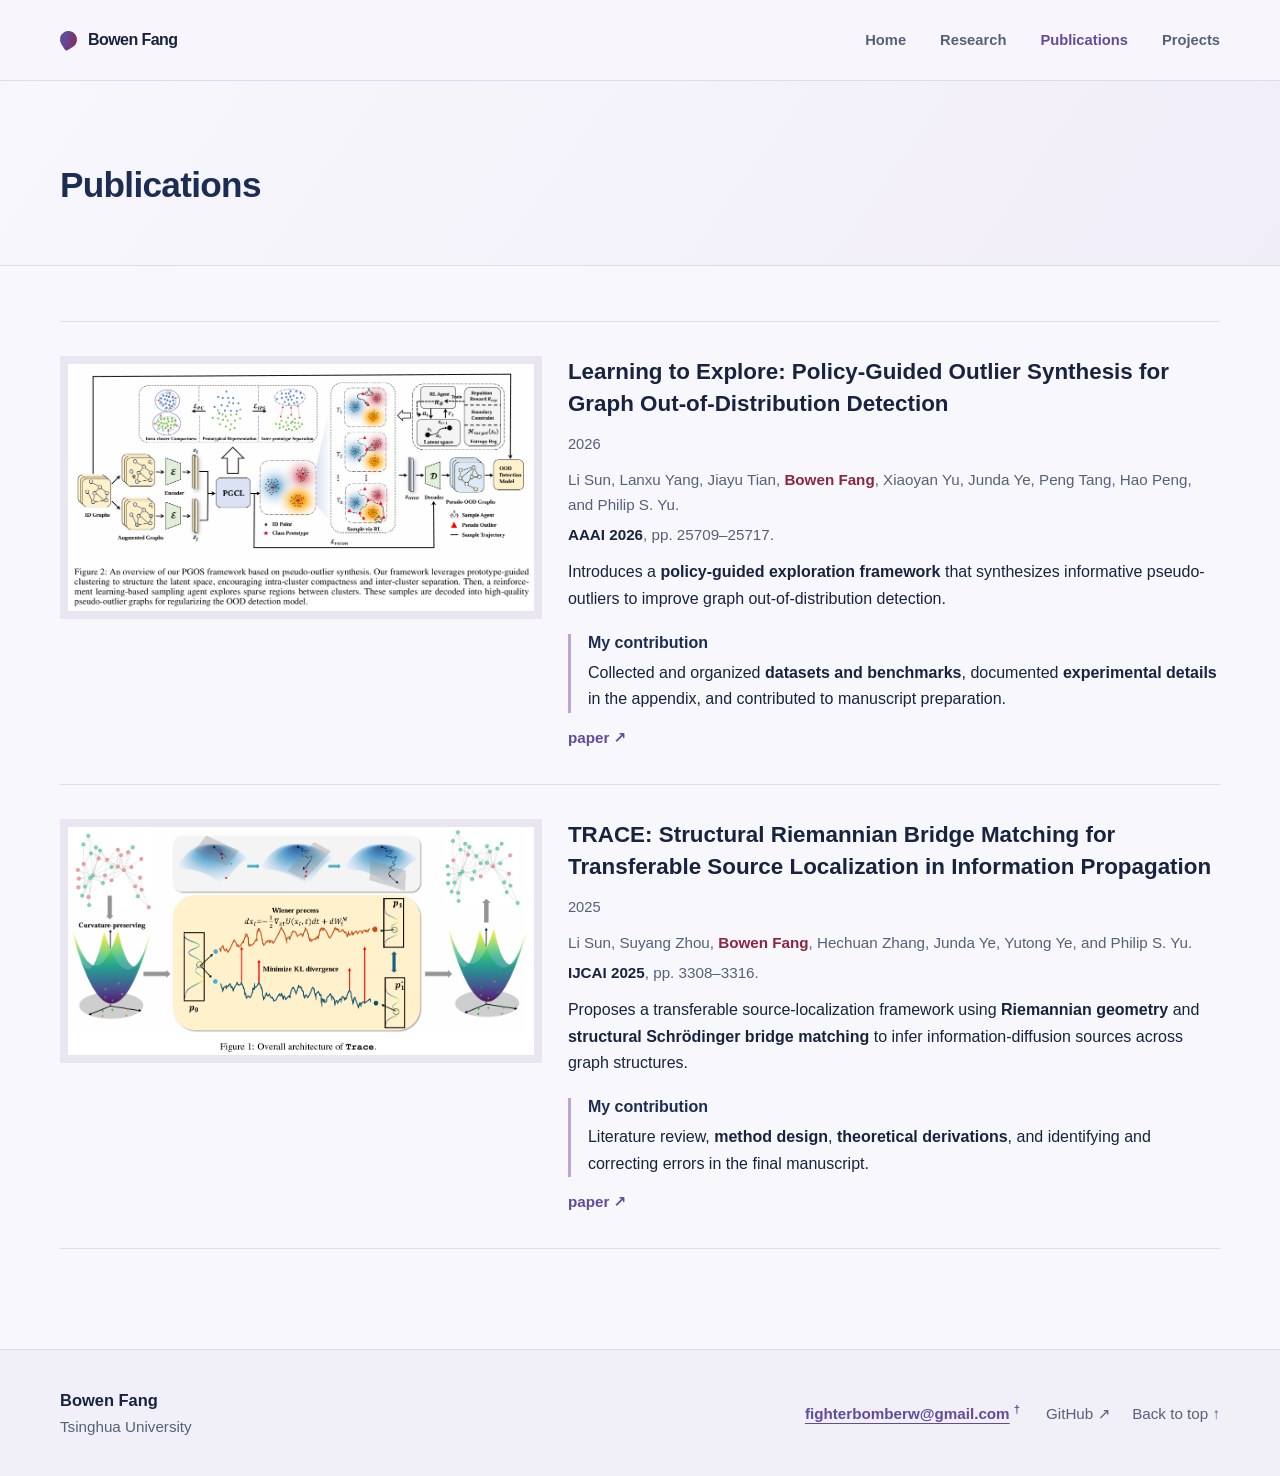
<file: publications/index.html>
<!DOCTYPE html><html lang="en"><head><meta charset="UTF-8"><meta name="viewport" content="width=device-width, initial-scale=1"><meta name="theme-color" content="#f8f7fc"><meta name="description" content="I am an undergraduate in the Yao Class (IIIS) at Tsinghua University, expecting to graduate in 2028. GPA: 3.8/4.0 Earned 4.0 in most Math, Physics and CS courses."><link rel="canonical" href="https://bowen-777.github.io/publications/"><link rel="icon" type="image/svg+xml" href="/favicon.svg"><meta property="og:type" content="website"><meta property="og:title" content="Publications · Bowen Fang"><meta property="og:description" content="I am an undergraduate in the Yao Class (IIIS) at Tsinghua University, expecting to graduate in 2028. GPA: 3.8/4.0 Earned 4.0 in most Math, Physics and CS courses."><meta property="og:url" content="https://bowen-777.github.io/publications/"><meta property="og:image" content="https://bowen-777.github.io/_astro/SelfImage.BUpKDJir.jpg"><title>Publications · Bowen Fang</title><link rel="stylesheet" href="/_astro/SiteLayout.lWy7vNGm.css"></head><body><a class="skip-link" href="#main">Skip to content</a><header class="site-header"><div class="container header-inner"><a class="wordmark" href="/" aria-label="Bowen Fang, home"><span class="wordmark-mark" aria-hidden="true"></span><span>Bowen Fang</span></a><nav class="site-nav" aria-label="Main navigation"><a href="/">Home</a><a href="/research/">Research</a><a href="/publications/" aria-current="page">Publications</a><a href="/projects/">Projects</a></nav></div></header><main id="main"><div class="page-intro"><div class="container"><h1>Publications</h1></div></div><div class="container page-content"><div class="publication-list"><article class="publication-item"><div class="media-gallery media-gallery-compact"><div class="media-frame"><img src="/_astro/graph-ood-1-figure.BcNSYobI.png" alt="Learning to Explore: Policy-Guided Outlier Synthesis for Graph Out-of-Distribution Detection: first visual" loading="lazy"></div></div><div><h3>Learning to Explore: Policy-Guided Outlier Synthesis for Graph Out-of-Distribution Detection</h3><time class="entry-date" datetime="2026">2026</time><div class="publication-authors prose"><p>Li Sun, Lanxu Yang, Jiayu Tian, <strong class="key-highlight">Bowen Fang</strong>, Xiaoyan Yu, Junda Ye, Peng Tang, Hao Peng, and Philip S. Yu.</p>
</div><div class="publication-meta"><div class="prose"><p><strong>AAAI 2026</strong>, pp. 25709–25717.</p>
</div></div><div class="prose"><p>Introduces a <strong>policy-guided exploration framework</strong> that synthesizes informative pseudo-outliers to improve graph out-of-distribution detection.</p>
</div><div class="publication-contribution"><h4>My contribution</h4><div class="prose"><p>Collected and organized <strong>datasets and benchmarks</strong>, documented <strong>experimental details</strong> in the appendix, and contributed to manuscript preparation.</p>
</div></div><div class="link-row"><a class="text-link" href="https://ojs.aaai.org/index.php/AAAI/article/view/39768" target="_blank" rel="noopener noreferrer">paper ↗</a></div></div></article><article class="publication-item"><div class="media-gallery media-gallery-compact"><div class="media-frame"><img src="/_astro/trace-1-figure.Dj6t_vjU.png" alt="TRACE: Structural Riemannian Bridge Matching for Transferable Source Localization in Information Propagation: first visual" loading="lazy"></div></div><div><h3>TRACE: Structural Riemannian Bridge Matching for Transferable Source Localization in Information Propagation</h3><time class="entry-date" datetime="2025">2025</time><div class="publication-authors prose"><p>Li Sun, Suyang Zhou, <strong class="key-highlight">Bowen Fang</strong>, Hechuan Zhang, Junda Ye, Yutong Ye, and Philip S. Yu.</p>
</div><div class="publication-meta"><div class="prose"><p><strong>IJCAI 2025</strong>, pp. 3308–3316.</p>
</div></div><div class="prose"><p>Proposes a transferable source-localization framework using <strong>Riemannian geometry</strong> and <strong>structural Schrödinger bridge matching</strong> to infer information-diffusion sources across graph structures.</p>
</div><div class="publication-contribution"><h4>My contribution</h4><div class="prose"><p>Literature review, <strong>method design</strong>, <strong>theoretical derivations</strong>, and identifying and correcting errors in the final manuscript.</p>
</div></div><div class="link-row"><a class="text-link" href="https://www.ijcai.org/proceedings/2025/368" target="_blank" rel="noopener noreferrer">paper ↗</a></div></div></article></div></div></main><footer class="site-footer"><div class="container footer-inner"><div><strong>Bowen Fang</strong><span>Tsinghua University</span></div><div class="footer-links"><span class="email-contact"><a class="email-link email-link-primary" href="mailto:fighterbomberw@gmail.com">fighterbomberw@gmail.com</a><span class="inline-note"><button class="note-trigger" type="button" aria-label="Show university email" aria-expanded="false">†</button><span class="note-popover" role="tooltip"><span class="note-heading">University email</span><a href="mailto:fbw24@mails.tsinghua.edu.cn">fbw24@mails.tsinghua.edu.cn</a></span></span></span><a href="https://github.com/Bowen-777" target="_blank" rel="noopener noreferrer">GitHub <span aria-hidden="true">↗</span></a><a href="#main">Back to top ↑</a></div></div></footer><script type="module">var e=[...document.querySelectorAll(`.inline-note`)];function t(e){delete e.dataset.open,e.querySelector(`button`)?.setAttribute(`aria-expanded`,`false`)}function n(e){let n=e.querySelector(`.note-trigger`),r=e.querySelector(`.note-popover`);if(!n||!r)return;let i=n.getBoundingClientRect();if(i.bottom<0||i.top>window.innerHeight){t(e);return}let a=Math.max(16,Math.min(i.left,window.innerWidth-r.offsetWidth-16)),o=i.bottom+r.offsetHeight+10<window.innerHeight?i.bottom+6:Math.max(12,i.top-r.offsetHeight-6);r.style.left=`${a}px`,r.style.top=`${o}px`}e.forEach((r,i)=>{let a=r.querySelector(`.note-trigger`),o=r.querySelector(`.note-popover`);if(!a||!o)return;o.id=`inline-note-${i}`,a.setAttribute(`aria-describedby`,o.id);let s,c=()=>{clearTimeout(s),e.forEach(e=>{e!==r&&t(e)}),r.dataset.open=`true`,a.setAttribute(`aria-expanded`,`true`),n(r)};r.addEventListener(`pointerenter`,e=>{e.pointerType!==`touch`&&c()}),r.addEventListener(`pointerleave`,()=>{s=setTimeout(()=>{r.contains(document.activeElement)||t(r)},180)}),r.addEventListener(`focusin`,c),r.addEventListener(`focusout`,e=>{r.contains(e.relatedTarget)||t(r)}),a.addEventListener(`click`,c)}),document.addEventListener(`pointerdown`,n=>{e.forEach(e=>{e.contains(n.target)||t(e)})}),document.addEventListener(`keydown`,n=>{n.key===`Escape`&&e.forEach(t)}),window.addEventListener(`resize`,()=>e.forEach(t)),window.addEventListener(`scroll`,()=>e.forEach(e=>{e.dataset.open&&n(e)}),{passive:!0});</script></body></html>
</file>
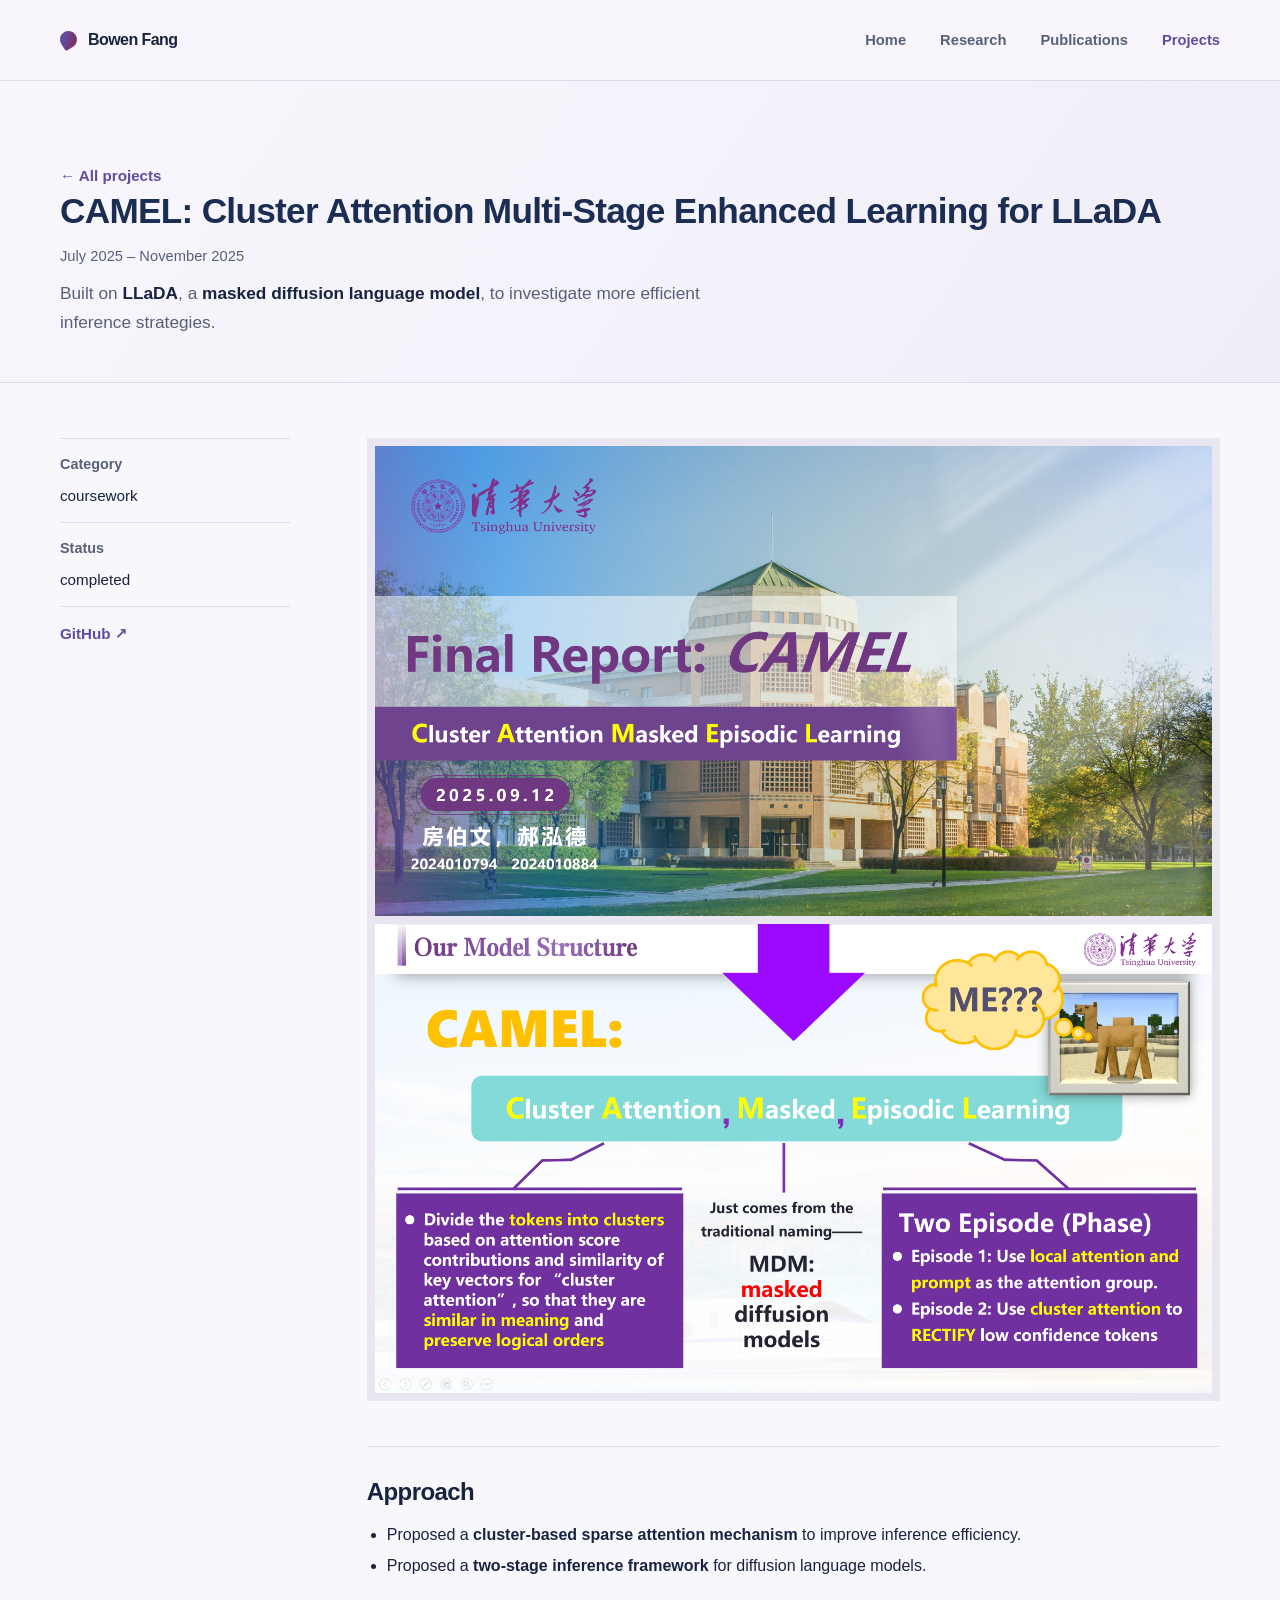
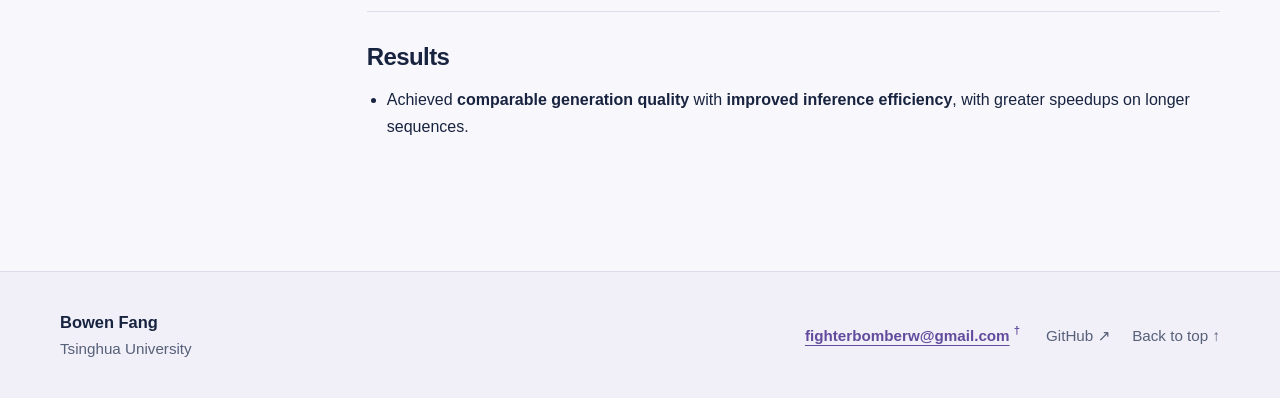
<file: projects/camel-llada/index.html>
<!DOCTYPE html><html lang="en"><head><meta charset="UTF-8"><meta name="viewport" content="width=device-width, initial-scale=1"><meta name="theme-color" content="#f8f7fc"><meta name="description" content="Built on LLaDA, a masked diffusion language model, to investigate more efficient inference strategies."><link rel="canonical" href="https://bowen-777.github.io/projects/camel-llada/"><link rel="icon" type="image/svg+xml" href="/favicon.svg"><meta property="og:type" content="website"><meta property="og:title" content="CAMEL: Cluster Attention Multi-Stage Enhanced Learning for LLaDA · Bowen Fang"><meta property="og:description" content="Built on LLaDA, a masked diffusion language model, to investigate more efficient inference strategies."><meta property="og:url" content="https://bowen-777.github.io/projects/camel-llada/"><meta property="og:image" content="https://bowen-777.github.io/_astro/SelfImage.BUpKDJir.jpg"><title>CAMEL: Cluster Attention Multi-Stage Enhanced Learning for LLaDA · Bowen Fang</title><link rel="stylesheet" href="/_astro/SiteLayout.lWy7vNGm.css"></head><body><a class="skip-link" href="#main">Skip to content</a><header class="site-header"><div class="container header-inner"><a class="wordmark" href="/" aria-label="Bowen Fang, home"><span class="wordmark-mark" aria-hidden="true"></span><span>Bowen Fang</span></a><nav class="site-nav" aria-label="Main navigation"><a href="/">Home</a><a href="/research/">Research</a><a href="/publications/">Publications</a><a href="/projects/" aria-current="page">Projects</a></nav></div></header><main id="main"><div class="page-intro"><div class="container"><a class="text-link" href="/projects/">← All projects</a><h1>CAMEL: Cluster Attention Multi-Stage Enhanced Learning for LLaDA</h1><p class="entry-date">July 2025 – November 2025</p><div class="section-copy prose"><p>Built on <strong>LLaDA</strong>, a <strong>masked diffusion language model</strong>, to investigate more efficient inference strategies.</p>
</div></div></div><div class="container page-content article-layout"><aside class="article-aside"><dl><div><dt>Category</dt><dd>coursework</dd></div><div><dt>Status</dt><dd>completed</dd></div></dl><div class="link-row"><a class="text-link" href="https://github.com/Bowen-777/AI-X_Team1" target="_blank" rel="noopener noreferrer">GitHub ↗</a></div></aside><article><div class="media-gallery"><div class="media-frame"><img src="/_astro/camel-1-slide-cover.YY6u3Zt-.png" alt="CAMEL: Cluster Attention Multi-Stage Enhanced Learning for LLaDA: first visual" loading="lazy"></div><div class="media-frame media-frame-secondary"><img src="/_astro/camel-2-slide-main.Drr5Fs0i.png" alt="CAMEL: Cluster Attention Multi-Stage Enhanced Learning for LLaDA: second visual" loading="lazy"></div></div><section class="article-section"><h2>Approach</h2><div class="prose"><ul>
<li>Proposed a <strong>cluster-based sparse attention mechanism</strong> to improve inference efficiency.</li>
<li>Proposed a <strong>two-stage inference framework</strong> for diffusion language models.</li>
</ul>
</div></section><section class="article-section"><h2>Results</h2><div class="prose"><ul>
<li>Achieved <strong>comparable generation quality</strong> with <strong>improved inference efficiency</strong>, with greater speedups on longer sequences.</li>
</ul>
</div></section></article></div></main><footer class="site-footer"><div class="container footer-inner"><div><strong>Bowen Fang</strong><span>Tsinghua University</span></div><div class="footer-links"><span class="email-contact"><a class="email-link email-link-primary" href="mailto:fighterbomberw@gmail.com">fighterbomberw@gmail.com</a><span class="inline-note"><button class="note-trigger" type="button" aria-label="Show university email" aria-expanded="false">†</button><span class="note-popover" role="tooltip"><span class="note-heading">University email</span><a href="mailto:fbw24@mails.tsinghua.edu.cn">fbw24@mails.tsinghua.edu.cn</a></span></span></span><a href="https://github.com/Bowen-777" target="_blank" rel="noopener noreferrer">GitHub <span aria-hidden="true">↗</span></a><a href="#main">Back to top ↑</a></div></div></footer><script type="module">var e=[...document.querySelectorAll(`.inline-note`)];function t(e){delete e.dataset.open,e.querySelector(`button`)?.setAttribute(`aria-expanded`,`false`)}function n(e){let n=e.querySelector(`.note-trigger`),r=e.querySelector(`.note-popover`);if(!n||!r)return;let i=n.getBoundingClientRect();if(i.bottom<0||i.top>window.innerHeight){t(e);return}let a=Math.max(16,Math.min(i.left,window.innerWidth-r.offsetWidth-16)),o=i.bottom+r.offsetHeight+10<window.innerHeight?i.bottom+6:Math.max(12,i.top-r.offsetHeight-6);r.style.left=`${a}px`,r.style.top=`${o}px`}e.forEach((r,i)=>{let a=r.querySelector(`.note-trigger`),o=r.querySelector(`.note-popover`);if(!a||!o)return;o.id=`inline-note-${i}`,a.setAttribute(`aria-describedby`,o.id);let s,c=()=>{clearTimeout(s),e.forEach(e=>{e!==r&&t(e)}),r.dataset.open=`true`,a.setAttribute(`aria-expanded`,`true`),n(r)};r.addEventListener(`pointerenter`,e=>{e.pointerType!==`touch`&&c()}),r.addEventListener(`pointerleave`,()=>{s=setTimeout(()=>{r.contains(document.activeElement)||t(r)},180)}),r.addEventListener(`focusin`,c),r.addEventListener(`focusout`,e=>{r.contains(e.relatedTarget)||t(r)}),a.addEventListener(`click`,c)}),document.addEventListener(`pointerdown`,n=>{e.forEach(e=>{e.contains(n.target)||t(e)})}),document.addEventListener(`keydown`,n=>{n.key===`Escape`&&e.forEach(t)}),window.addEventListener(`resize`,()=>e.forEach(t)),window.addEventListener(`scroll`,()=>e.forEach(e=>{e.dataset.open&&n(e)}),{passive:!0});</script></body></html>
</file>
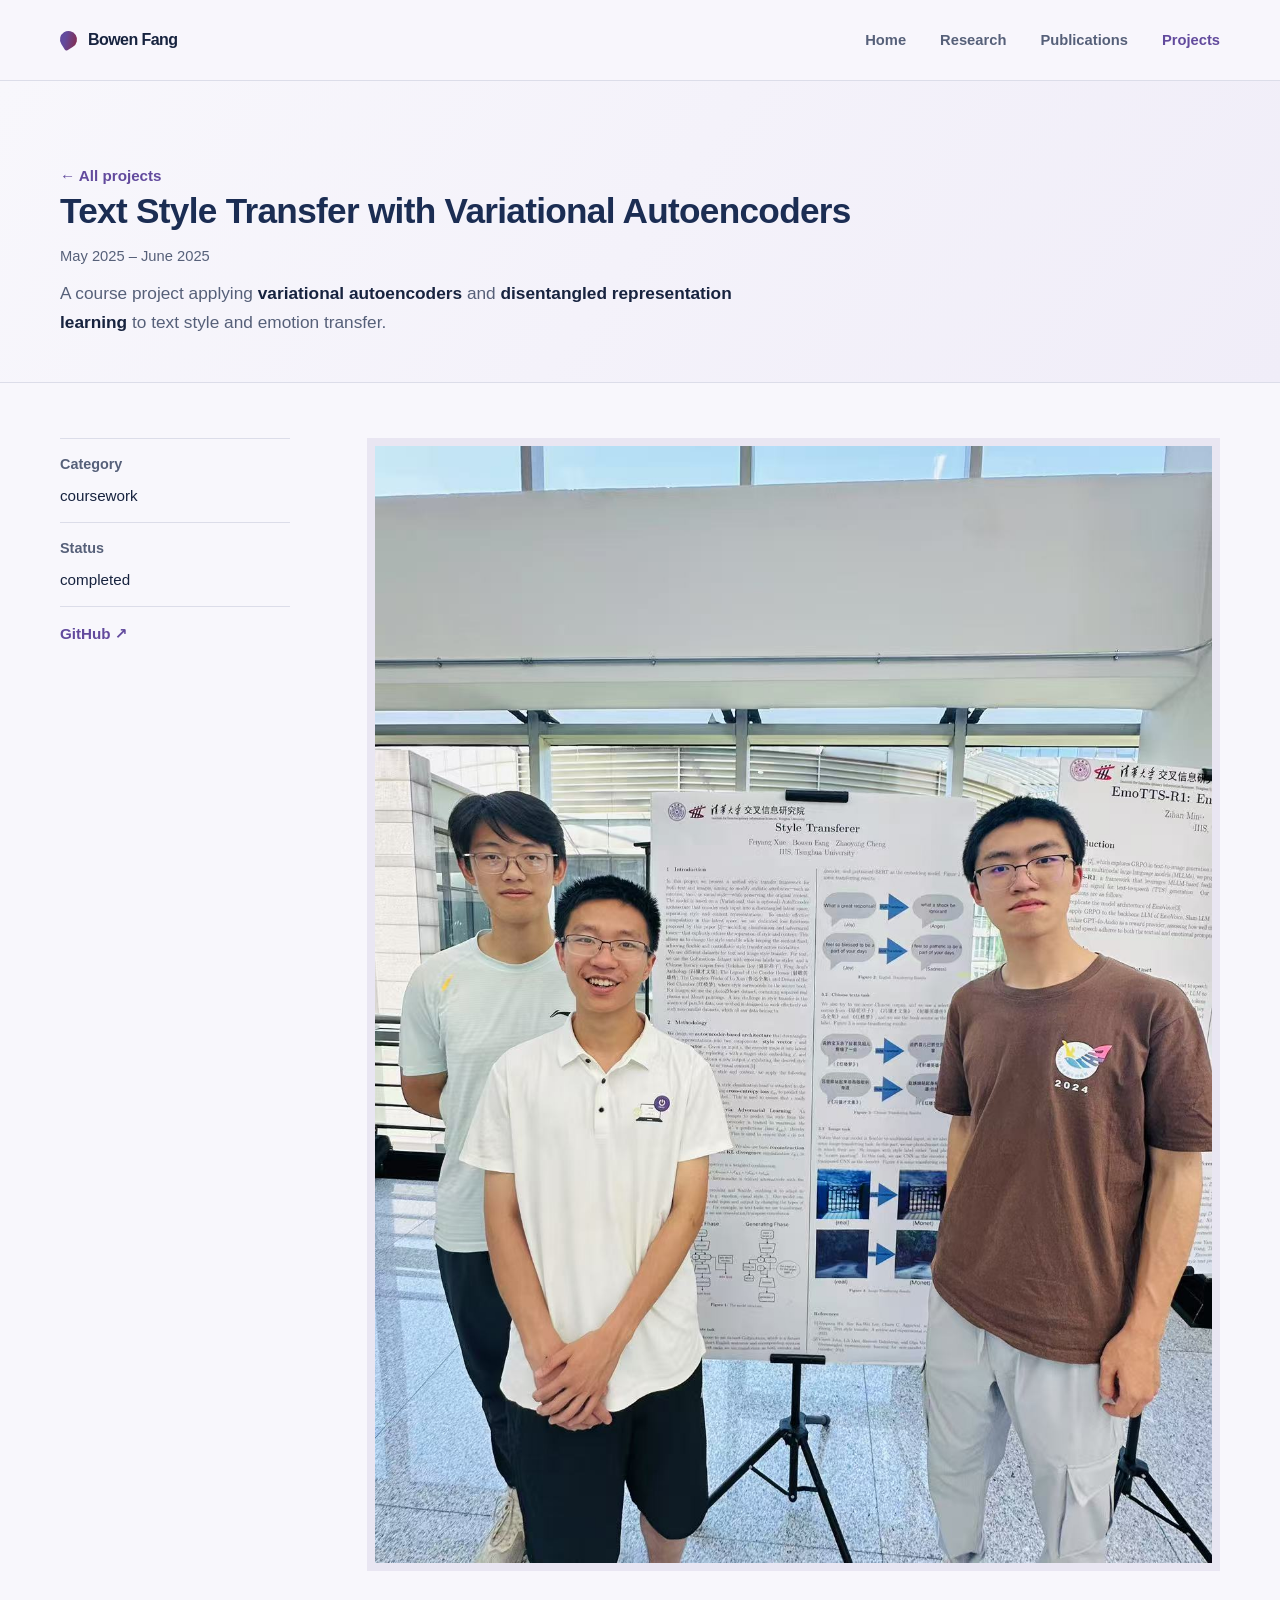
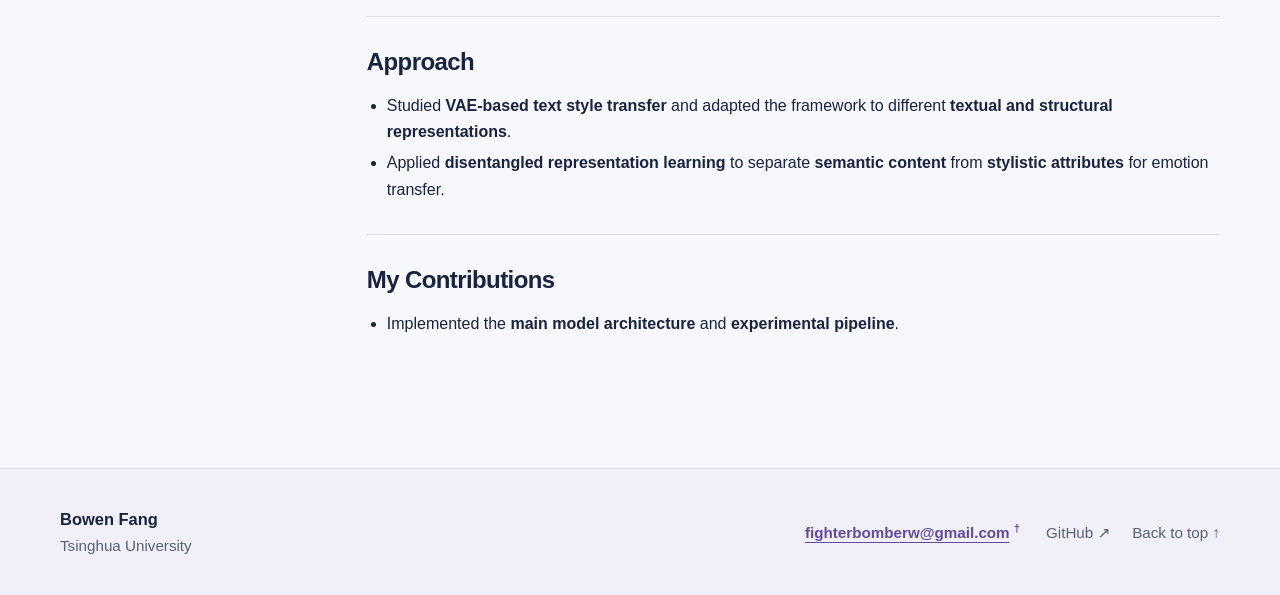
<file: projects/text-style-transfer-vae/index.html>
<!DOCTYPE html><html lang="en"><head><meta charset="UTF-8"><meta name="viewport" content="width=device-width, initial-scale=1"><meta name="theme-color" content="#f8f7fc"><meta name="description" content="A course project applying variational autoencoders and disentangled representation learning to text style and emotion transfer."><link rel="canonical" href="https://bowen-777.github.io/projects/text-style-transfer-vae/"><link rel="icon" type="image/svg+xml" href="/favicon.svg"><meta property="og:type" content="website"><meta property="og:title" content="Text Style Transfer with Variational Autoencoders · Bowen Fang"><meta property="og:description" content="A course project applying variational autoencoders and disentangled representation learning to text style and emotion transfer."><meta property="og:url" content="https://bowen-777.github.io/projects/text-style-transfer-vae/"><meta property="og:image" content="https://bowen-777.github.io/_astro/SelfImage.BUpKDJir.jpg"><title>Text Style Transfer with Variational Autoencoders · Bowen Fang</title><link rel="stylesheet" href="/_astro/SiteLayout.lWy7vNGm.css"></head><body><a class="skip-link" href="#main">Skip to content</a><header class="site-header"><div class="container header-inner"><a class="wordmark" href="/" aria-label="Bowen Fang, home"><span class="wordmark-mark" aria-hidden="true"></span><span>Bowen Fang</span></a><nav class="site-nav" aria-label="Main navigation"><a href="/">Home</a><a href="/research/">Research</a><a href="/publications/">Publications</a><a href="/projects/" aria-current="page">Projects</a></nav></div></header><main id="main"><div class="page-intro"><div class="container"><a class="text-link" href="/projects/">← All projects</a><h1>Text Style Transfer with Variational Autoencoders</h1><p class="entry-date">May 2025 – June 2025</p><div class="section-copy prose"><p>A course project applying <strong>variational autoencoders</strong> and <strong>disentangled representation learning</strong> to text style and emotion transfer.</p>
</div></div></div><div class="container page-content article-layout"><aside class="article-aside"><dl><div><dt>Category</dt><dd>coursework</dd></div><div><dt>Status</dt><dd>completed</dd></div></dl><div class="link-row"><a class="text-link" href="https://github.com/Bowen-777/DLproject" target="_blank" rel="noopener noreferrer">GitHub ↗</a></div></aside><article><div class="media-gallery"><div class="media-frame"><img src="/_astro/style-transfer-1.Bz-B-LBe.jpg" alt="Text Style Transfer with Variational Autoencoders: first visual" loading="lazy"></div></div><section class="article-section"><h2>Approach</h2><div class="prose"><ul>
<li>Studied <strong>VAE-based text style transfer</strong> and adapted the framework to different <strong>textual and structural representations</strong>.</li>
<li>Applied <strong>disentangled representation learning</strong> to separate <strong>semantic content</strong> from <strong>stylistic attributes</strong> for emotion transfer.</li>
</ul>
</div></section><section class="article-section"><h2>My Contributions</h2><div class="prose"><ul>
<li>Implemented the <strong>main model architecture</strong> and <strong>experimental pipeline</strong>.</li>
</ul>
</div></section></article></div></main><footer class="site-footer"><div class="container footer-inner"><div><strong>Bowen Fang</strong><span>Tsinghua University</span></div><div class="footer-links"><span class="email-contact"><a class="email-link email-link-primary" href="mailto:fighterbomberw@gmail.com">fighterbomberw@gmail.com</a><span class="inline-note"><button class="note-trigger" type="button" aria-label="Show university email" aria-expanded="false">†</button><span class="note-popover" role="tooltip"><span class="note-heading">University email</span><a href="mailto:fbw24@mails.tsinghua.edu.cn">fbw24@mails.tsinghua.edu.cn</a></span></span></span><a href="https://github.com/Bowen-777" target="_blank" rel="noopener noreferrer">GitHub <span aria-hidden="true">↗</span></a><a href="#main">Back to top ↑</a></div></div></footer><script type="module">var e=[...document.querySelectorAll(`.inline-note`)];function t(e){delete e.dataset.open,e.querySelector(`button`)?.setAttribute(`aria-expanded`,`false`)}function n(e){let n=e.querySelector(`.note-trigger`),r=e.querySelector(`.note-popover`);if(!n||!r)return;let i=n.getBoundingClientRect();if(i.bottom<0||i.top>window.innerHeight){t(e);return}let a=Math.max(16,Math.min(i.left,window.innerWidth-r.offsetWidth-16)),o=i.bottom+r.offsetHeight+10<window.innerHeight?i.bottom+6:Math.max(12,i.top-r.offsetHeight-6);r.style.left=`${a}px`,r.style.top=`${o}px`}e.forEach((r,i)=>{let a=r.querySelector(`.note-trigger`),o=r.querySelector(`.note-popover`);if(!a||!o)return;o.id=`inline-note-${i}`,a.setAttribute(`aria-describedby`,o.id);let s,c=()=>{clearTimeout(s),e.forEach(e=>{e!==r&&t(e)}),r.dataset.open=`true`,a.setAttribute(`aria-expanded`,`true`),n(r)};r.addEventListener(`pointerenter`,e=>{e.pointerType!==`touch`&&c()}),r.addEventListener(`pointerleave`,()=>{s=setTimeout(()=>{r.contains(document.activeElement)||t(r)},180)}),r.addEventListener(`focusin`,c),r.addEventListener(`focusout`,e=>{r.contains(e.relatedTarget)||t(r)}),a.addEventListener(`click`,c)}),document.addEventListener(`pointerdown`,n=>{e.forEach(e=>{e.contains(n.target)||t(e)})}),document.addEventListener(`keydown`,n=>{n.key===`Escape`&&e.forEach(t)}),window.addEventListener(`resize`,()=>e.forEach(t)),window.addEventListener(`scroll`,()=>e.forEach(e=>{e.dataset.open&&n(e)}),{passive:!0});</script></body></html>
</file>
<file: _astro/SiteLayout.lWy7vNGm.css>
:root{color-scheme:light;--paper:#f8f7fc;--surface:#fff;--ink:#17233f;--muted:#566079;--line:#dcdde9;--violet:#624a9d;--violet-soft:#efecf8;--red:#8b263e;--navy:#1b2d53;--font-sans:Arial, "Helvetica Neue", system-ui, sans-serif}*,:before,:after{box-sizing:border-box}html{scroll-behavior:smooth}body{background:var(--paper);color:var(--ink);font-family:var(--font-sans);margin:0;font-size:16px;line-height:1.65}img,video{max-width:100%;height:auto;display:block}a{color:inherit;text-decoration:none}button,input{font:inherit}a:focus-visible,button:focus-visible{outline:3px solid var(--red);outline-offset:4px;border-radius:3px}::selection{color:var(--ink);background:#d9c9ed}.container{width:min(100% - 64px,1160px);margin-inline:auto}.sr-only{clip:rect(0, 0, 0, 0);white-space:nowrap;border:0;width:1px;height:1px;margin:-1px;padding:0;position:absolute;overflow:hidden}.skip-link{z-index:100;background:var(--ink);color:#fff;padding:10px 16px;position:absolute;top:-80px;left:16px}.skip-link:focus{top:12px}.site-header{z-index:10;border-bottom:1px solid var(--line);background:#f8f7fcf0;position:relative}.header-inner{justify-content:space-between;align-items:center;gap:30px;min-height:80px;display:flex}.wordmark{letter-spacing:-.035em;white-space:nowrap;align-items:center;gap:11px;font-weight:700;display:inline-flex}.wordmark-mark{background:linear-gradient(135deg, var(--violet) 35%, var(--red));border-radius:50% 50% 50% 2px;width:17px;height:17px;transform:rotate(-32deg)}.site-nav{align-items:center;gap:clamp(18px,3vw,34px);font-size:.92rem;font-weight:600;display:flex}.site-nav a{color:var(--muted);transition:color .2s}.site-nav a:hover,.site-nav a[aria-current=page]{color:var(--violet)}.site-footer{border-top:1px solid var(--line);background:#f1f0f8;margin-top:100px}.footer-inner{min-height:126px;color:var(--muted);justify-content:space-between;align-items:center;gap:25px;font-size:.95rem;display:flex}.footer-inner strong{color:var(--ink);font-size:1.03rem;display:block}.footer-inner>div:first-child>span{display:block}.footer-links{flex-wrap:wrap;gap:22px;display:flex}.footer-links a:hover,.text-link:hover{color:var(--red);text-underline-offset:4px;text-decoration:underline}.hero{border-bottom:1px solid var(--line);background:radial-gradient(circle at 87% 18%, #e8e1f4 0, transparent 33%), radial-gradient(circle at 18% 95%, #faecef 0, transparent 36%), var(--paper);padding:88px 0 94px;position:relative;overflow:hidden}.hero:before{content:"";pointer-events:none;border:1px solid #624a9d1a;border-radius:50%;width:420px;height:420px;position:absolute;top:-260px;left:-120px}.hero-grid{grid-template-columns:minmax(0,1.18fr) minmax(300px,.82fr);align-items:center;gap:clamp(40px,7vw,110px);display:grid}.hero h1{font:600 clamp(2.5rem, 5vw, 3.8rem)/1.15 var(--font-sans);letter-spacing:-.025em;color:var(--navy);margin:0 0 25px}.hero h1:after{content:"";background:linear-gradient(90deg, var(--red), var(--violet));border-radius:10px;width:72px;height:5px;margin-top:25px;display:block}.hero-bio{color:#414b64;max-width:610px;margin-top:0;font-size:1.04rem}.hero-bio p:first-child{margin-top:0}.hero-emails{flex-direction:column;align-items:flex-start;gap:6px;margin-top:24px;display:flex}.email-link{color:var(--muted);text-underline-offset:4px;overflow-wrap:anywhere;text-decoration:underline}.email-link-primary{color:var(--violet);font-weight:600}.hero-actions{flex-wrap:wrap;gap:10px;margin-top:22px;display:flex}.pill-link{border:1px solid #c8c4d9;border-radius:999px;align-items:center;gap:10px;padding:10px 17px;font-size:.92rem;font-weight:600;transition:background .2s,border-color .2s,color .2s,transform .2s;display:inline-flex}.pill-link:hover{background:var(--violet);border-color:var(--violet);color:#fff;transform:translateY(-2px)}.hero-portrait{justify-self:end;width:min(100%,320px);min-width:0;margin:0;position:relative}.hero-portrait:before{content:"";z-index:0;border:2px solid #b5a2d1;border-radius:4px;position:absolute;inset:20px -18px -18px 20px}.hero-portrait img{object-fit:contain;background:#e8e4ef;width:100%;height:auto;position:relative;box-shadow:0 28px 60px #1f1d4221}.section{padding:92px 0 0}.section-head{justify-content:space-between;align-items:end;gap:30px;margin-bottom:34px;display:flex}.section h2,.page-intro h1{font:600 clamp(1.65rem, 3vw, 2.2rem)/1.25 var(--font-sans);letter-spacing:-.02em;color:var(--navy);margin:0}.section h2:before{content:"";background:var(--red);border-radius:2px 8px;width:10px;height:10px;margin:0 17px .28em 0;display:inline-block;transform:rotate(-18deg)}.section:nth-of-type(3n) h2:before{background:var(--violet)}.section-head .text-link{white-space:nowrap;margin-bottom:8px}.section-copy{color:#48536c;max-width:830px;font-size:1.08rem}.section-copy .prose{margin-top:20px}.research-grid{grid-template-columns:repeat(2,1fr);gap:0 38px;display:grid}.research-topic{border-top:1px solid var(--line);padding:26px 0 22px}.research-topic h3{font:600 1.3rem/1.4 var(--font-sans);color:var(--violet);margin:0 0 10px}.research-topic .prose{color:var(--muted)}.project-list{gap:26px;display:grid}.project-card{border:1px solid var(--line);background:var(--surface);border-radius:22px;grid-template-columns:minmax(0,.92fr) minmax(0,1.08fr);display:grid;overflow:hidden;box-shadow:0 14px 40px #1c224c0b}.project-card-featured{border-color:#c8bbdf;box-shadow:0 18px 50px #482c7614}.media-gallery{background:#e9e6f2;grid-template-rows:auto;align-content:start;align-self:start;gap:8px;padding:8px;display:grid}.media-frame{background:#fff;place-items:center;min-width:0;min-height:0;display:grid;position:relative}.media-frame img,.media-frame video{object-fit:contain;width:100%;height:auto}.media-gallery:where(figure){margin:0}.media-caption{text-align:center;color:var(--muted);padding:6px 8px;font-size:.95rem}.research-project-media{margin:24px 0}.research-demos{grid-template-columns:repeat(2,minmax(0,1fr));gap:24px;display:grid}.demo-card{min-width:0;margin:0}.demo-preview{aspect-ratio:16/9;background:#111827;border-radius:8px;position:relative;overflow:hidden}.demo-preview video{object-fit:contain;width:100%;height:100%}.demo-cover{object-fit:contain;pointer-events:none;width:100%;height:100%;position:absolute;inset:0}.demo-preview[data-playing] .demo-cover{visibility:hidden}.demo-toggle{color:#fff;opacity:.45;cursor:pointer;background:0 0;border:0;border-radius:50%;place-items:center;width:44px;height:44px;padding:0;transition:opacity .18s;display:grid;position:absolute;bottom:4px;right:4px}.demo-toggle:before{content:"";backdrop-filter:blur(8px);background:#11182770;border:1px solid #ffffff40;border-radius:50%;position:absolute;inset:6px}.demo-toggle svg{grid-area:1/1;position:relative}.demo-toggle .demo-icon-pause,.demo-toggle[data-playing=true] .demo-icon-play{display:none}.demo-toggle[data-playing=true] .demo-icon-pause{display:block}.demo-preview:hover .demo-toggle,.demo-toggle[data-playing=false]{opacity:.85}.demo-toggle:hover,.demo-toggle:focus-visible{opacity:1}.demo-toggle:focus-visible{outline-offset:-3px;outline:2px solid #fff}@media (hover:none){.demo-toggle{opacity:.8}}@media (prefers-reduced-motion:reduce){.demo-toggle{transition:none}}.demo-card figcaption{padding:12px 0 0;font-size:.95rem;line-height:1.55}.demo-card figcaption span{margin-bottom:6px;display:block}.demo-page{max-width:1100px}.demo-page h1{font:600 clamp(1.8rem, 4vw, 2.6rem)/1.25 var(--font-sans)}.demo-version-control{flex-wrap:wrap;align-items:center;gap:12px;margin:24px 0;display:flex}.demo-version-control label{font-weight:600}.demo-version-control select{border:1px solid var(--line);background:var(--surface);max-width:100%;color:var(--ink);font:inherit;border-radius:6px;padding:10px 14px}.demo-version-control select:focus-visible{outline:3px solid var(--red);outline-offset:3px}.demo-full-video{margin:0}.demo-full-video video{aspect-ratio:16/9;object-fit:contain;background:#111827;border-radius:8px;width:100%;height:auto}.demo-full-video figcaption{color:var(--muted);margin-top:12px}.demo-credits{border-top:1px solid var(--line);margin-top:30px;padding-top:20px;font-size:.9rem}.demo-credits h2{font:600 1rem/1.4 var(--font-sans)}.demo-credits p{margin:8px 0}.demo-credits a{color:var(--violet);text-underline-offset:3px;text-decoration:underline}@media (width<=760px),(orientation:portrait){.research-demos{grid-template-columns:minmax(0,1fr)}}.media-frame-empty{aspect-ratio:16/9;background:linear-gradient(145deg,#eeeaf7 0%,#f8f5fa 60%,#f8edf0 100%)}.media-frame-empty:before{content:"";border:2px solid #624a9d2b;border-radius:50% 50% 50% 15%;width:82px;height:82px;transform:rotate(30deg)}.media-frame-empty:after{content:"";background:#a4466133;width:135px;height:1px;position:absolute;transform:rotate(-42deg)}.media-frame-secondary.media-frame-empty{aspect-ratio:16/9;background:linear-gradient(145deg,#f1eff9,#f8f5f9)}.project-content{flex-direction:column;align-items:start;padding:clamp(26px,3.5vw,46px);display:flex}.project-content h3{font:600 clamp(1.3rem, 2.2vw, 1.7rem)/1.4 var(--font-sans);letter-spacing:-.035em;margin:0 0 16px}.project-content h3 a:hover{color:var(--violet)}.project-status{color:var(--red);background:#f7eaf0;border-radius:999px;margin:0 0 15px;padding:4px 12px;font-size:.95rem;font-weight:600;display:inline-block}.project-summary{color:#4d5670}.project-contribution,.publication-contribution{border-left:3px solid #b9a6d4;margin-top:22px;padding-left:17px}.project-contribution h4,.publication-contribution h4,.project-details h4{font:600 1rem var(--font-sans);color:var(--navy);margin:0 0 8px}.project-details{margin-top:22px}.research-project{background:var(--surface);border:1px solid #c8bbdf;border-radius:18px;min-width:0;padding:clamp(22px,4vw,46px);box-shadow:0 14px 40px #1c224c0b}.research-project-header{flex-wrap:wrap;justify-content:space-between;align-items:center;gap:16px;padding-bottom:24px;display:flex}.research-project-header h1,.research-project-header h3{font:600 clamp(1.6rem, 3vw, 2.2rem)/1.25 var(--font-sans);color:var(--navy);margin:0}.research-project-header .project-status{margin:0}.project-narrative h4{font:600 1.2rem/1.4 var(--font-sans);color:var(--navy);margin:0 0 20px}.narrative-about>.prose>p{max-width:85ch}.narrative-about .prose li+li,.narrative-perspectives .prose li+li{margin-top:24px}.narrative-features ol,.narrative-perspectives ol{max-width:85ch;margin:0 auto;padding-left:24px}.narrative-features li,.narrative-perspectives li{padding-left:5px}.narrative-features li::marker,.narrative-perspectives li::marker{color:var(--red);font-weight:700}.narrative-features li strong,.narrative-perspectives li strong{margin-bottom:8px;display:block}.narrative-features .feature-problem{color:var(--red)}.narrative-features .feature-solution{color:var(--violet)}.narrative-features .feature-arrow{color:var(--muted);margin-inline:.3em;font-weight:400;display:inline-block}.project-disclosure{background:#fbfaff;border:1px solid #cec3df;border-radius:10px;margin-top:20px}.project-disclosure summary{cursor:pointer;color:var(--violet);padding:20px 24px;font-weight:600}.project-disclosure summary::marker{color:var(--red)}.project-disclosure summary:hover{background:var(--violet-soft);border-radius:10px}.project-disclosure summary:focus-visible{outline:3px solid var(--red);outline-offset:4px;border-radius:6px}.project-disclosure[open] summary{border-bottom:1px solid var(--line)}.disclosure-body{padding:clamp(18px,3vw,30px)}.story-prose{max-width:85ch;margin-inline:auto}.lessons-callout{border:1px solid #e3c7d0;border-left:4px solid var(--red);background:#faf0f3;border-radius:6px;max-width:85ch;margin:30px auto 0;padding:clamp(18px,3vw,28px)}.lessons-callout h4{color:var(--red);margin-bottom:14px}.lessons-callout .prose li+li{margin-top:14px}.research-project-context{margin-bottom:24px}.research-project-context dl{flex-wrap:wrap;gap:16px 36px;margin:0 0 18px;display:flex}.research-project-context dt{color:var(--muted);font-size:.95rem}.research-project-context dd{margin:3px 0 0;font-weight:600}.research-funding{font-size:.95rem}.research-project-role{color:var(--navy);margin:8px 0 0}.project-back-link{margin-bottom:24px;display:inline-block}.link-row{flex-wrap:wrap;gap:14px 22px;margin-top:auto;padding-top:25px;display:flex}.text-link{color:var(--violet);font-size:.95rem;font-weight:700}.publication-list{border-top:1px solid var(--line)}.publication-item{border-bottom:1px solid var(--line);grid-template-columns:minmax(240px,.85fr) minmax(0,1.15fr);gap:26px;padding:34px 0;display:grid}.publication-item .media-gallery{align-self:start}.publication-item h3{font:600 clamp(1.15rem, 1.8vw, 1.4rem)/1.45 var(--font-sans);margin:0 0 12px}.publication-authors,.publication-meta{color:var(--muted);font-size:.95rem}.publication-meta{flex-wrap:wrap;gap:5px 15px;margin:5px 0 12px;display:flex}.publication-item .link-row{padding-top:12px}.simple-list{grid-template-columns:repeat(2,1fr);gap:28px 50px;display:grid}.simple-list-full{grid-template-columns:minmax(0,1fr)}.simple-entry{border-top:1px solid var(--line);padding-top:18px}.simple-entry h3{font:600 1.25rem/1.4 var(--font-sans);margin:0 0 8px}.simple-entry h3 .entry-title-context{font-weight:400}.hobby-gallery{grid-template-columns:repeat(2,minmax(0,1fr));gap:10px;margin-top:36px;display:grid}.hobby-gallery img{align-self:start;width:100%;height:auto}.page-intro{border-bottom:1px solid var(--line);background:linear-gradient(125deg,#f8f7fc,#f0edf8);padding:82px 0 46px}.page-intro h1{margin:0 0 12px}.page-intro p{max-width:700px;color:var(--muted);font-size:1.08rem}.page-content{padding-top:55px}.article-layout{grid-template-columns:230px minmax(0,1fr);gap:clamp(35px,6vw,90px);display:grid}.article-aside{color:var(--muted);font-size:.95rem}.article-aside dl{margin:0}.article-aside div{border-top:1px solid var(--line);padding:14px 0}.article-aside dt{color:var(--muted);font-size:.9rem;font-weight:600}.article-aside dd{color:var(--ink);margin:6px 0 0}.article-layout article>.media-gallery{margin-bottom:45px}.article-section{border-top:1px solid var(--line);padding:28px 0 31px}.article-section h2{font:600 1.5rem/1.4 var(--font-sans);letter-spacing:-.025em;margin:0 0 14px}.empty-note{color:var(--muted);padding:24px 0 40px}.prose{overflow-wrap:anywhere}.prose p{margin:0 0 1em}.prose p:last-child,.prose ul:last-child,.prose ol:last-child{margin-bottom:0}.prose ul,.prose ol{margin:.3em 0 1em;padding-left:1.25em}.prose li+li{margin-top:.3em}.prose a{color:var(--violet);text-underline-offset:3px;text-decoration:underline}.prose h3{font:600 1.25rem/1.4 var(--font-sans);margin:1.2em 0 .4em}.prose strong{color:var(--ink);font-weight:700}.hero-bio .gpa-value{margin-inline-end:1rem;display:inline-block}.prose .key-highlight{color:var(--red)}.entry-date,.page-intro p.entry-date{color:var(--muted);margin:6px 0 12px;font-size:.92rem;font-weight:400;line-height:1.5;display:block}.prose .entry-date{margin:5px 0 9px}#awards .prose li,.beyond-copy .prose li{margin-bottom:19px}#experience .simple-entry h3{max-width:950px}.beyond-layout{grid-template-columns:minmax(0,1.65fr) minmax(240px,1fr);align-items:start;gap:clamp(30px,5vw,70px);display:grid}.beyond-copy{gap:28px;display:grid}.beyond-portrait{justify-self:end;width:min(100%,330px);margin:0}.beyond-portrait img{width:100%;height:auto}.email-contact{overflow-wrap:anywhere;display:inline}.inline-note{display:inline}.note-trigger{vertical-align:super;color:var(--violet);cursor:pointer;background:0 0;border:0;padding:2px 4px;font-size:.75em;font-weight:700;line-height:1;display:inline-block}.note-popover{z-index:100;width:max-content;max-width:min(330px,100vw - 32px);color:var(--ink);font:400 .92rem/1.55 var(--font-sans);text-align:left;white-space:normal;overflow-wrap:anywhere;visibility:hidden;opacity:0;background:#fff;border:1px solid #d8cde4;border-radius:8px;padding:14px 17px;display:block;position:fixed;top:0;left:0;box-shadow:0 8px 30px #17233f29}.inline-note[data-open] .note-popover{visibility:visible;opacity:1}.note-heading{margin-bottom:5px;font-weight:600;display:block}.note-popover a{color:var(--violet);text-underline-offset:3px;text-decoration:underline;display:block}.footer-links{align-items:center}@media (width<=960px){.hero-grid{grid-template-columns:minmax(0,1fr) 300px;gap:42px}.hero{padding:70px 0}.hero h1{font-size:clamp(2.5rem,5vw,3.8rem)}.publication-item{grid-template-columns:minmax(220px,.8fr) minmax(0,1.2fr);gap:20px}}@media (width<=720px){.container{width:min(100% - 38px,1160px)}.header-inner{flex-wrap:wrap;gap:12px;min-height:72px;padding:16px 0}.site-nav{white-space:nowrap;justify-content:flex-start;gap:18px;width:100%;font-size:.88rem;overflow-x:auto}.hero{padding:52px 0 62px}.hero-grid{grid-template-columns:1fr;gap:45px}.hero h1{font-size:clamp(2.3rem,8vw,3.3rem)}.hero-portrait{justify-self:start;width:min(100%,320px)}.section{padding-top:68px}.section-head{align-items:start}.section h2,.page-intro h1{font-size:clamp(1.65rem,6vw,2.2rem)}.research-grid,.simple-list,.article-layout,.project-card,.project-card-featured{grid-template-columns:1fr}.project-disclosure summary{padding:17px}.publication-item{grid-template-columns:1fr;gap:13px}.publication-item .media-gallery{width:100%}.hobby-gallery,.beyond-layout{grid-template-columns:1fr}.beyond-portrait{justify-self:center}.page-intro{padding-top:60px}.page-content{padding-top:38px}.site-footer{margin-top:65px}.footer-inner{flex-direction:column;align-items:start;padding:30px 0}}@media (width<=420px){.hero h1{font-size:2.3rem}.section-head{flex-direction:column;gap:8px}}@media (prefers-reduced-motion:reduce){html{scroll-behavior:auto}*,:before,:after{transition-duration:.01ms!important;animation-duration:.01ms!important}}
</file>
